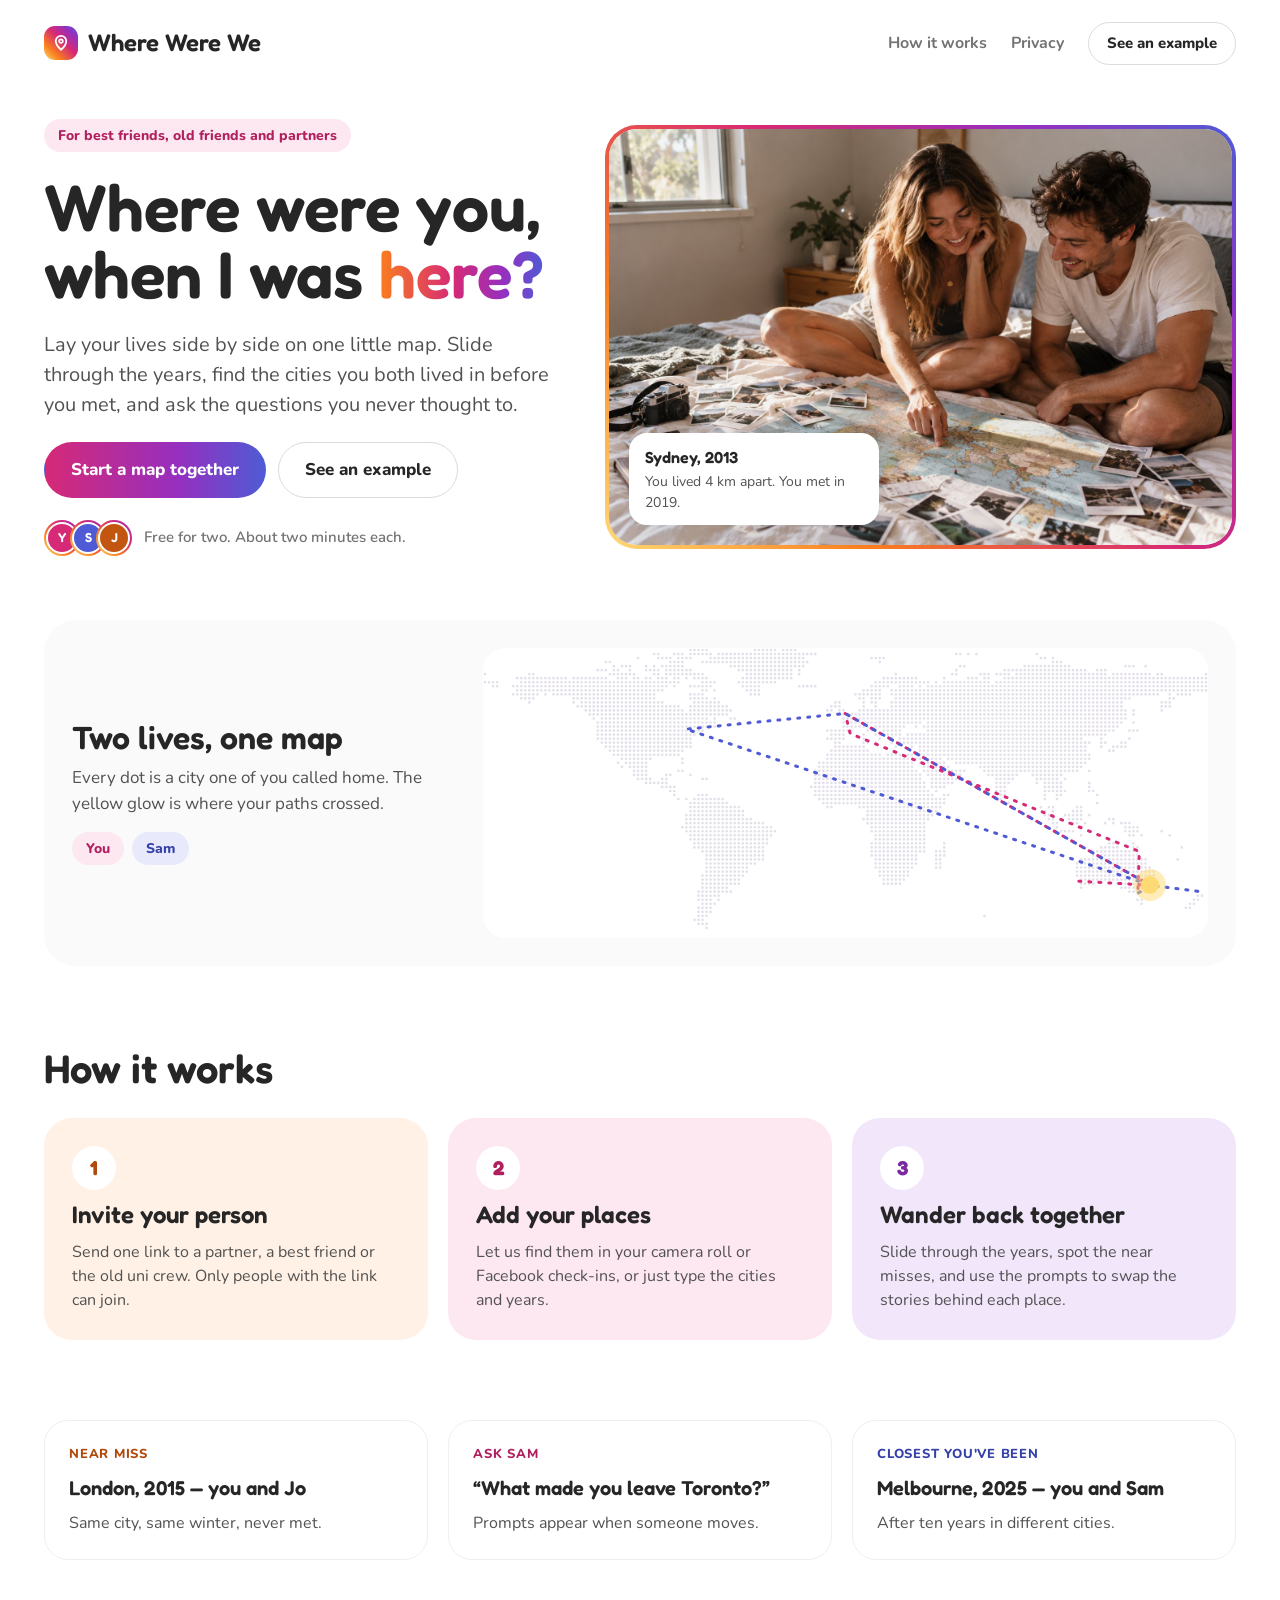
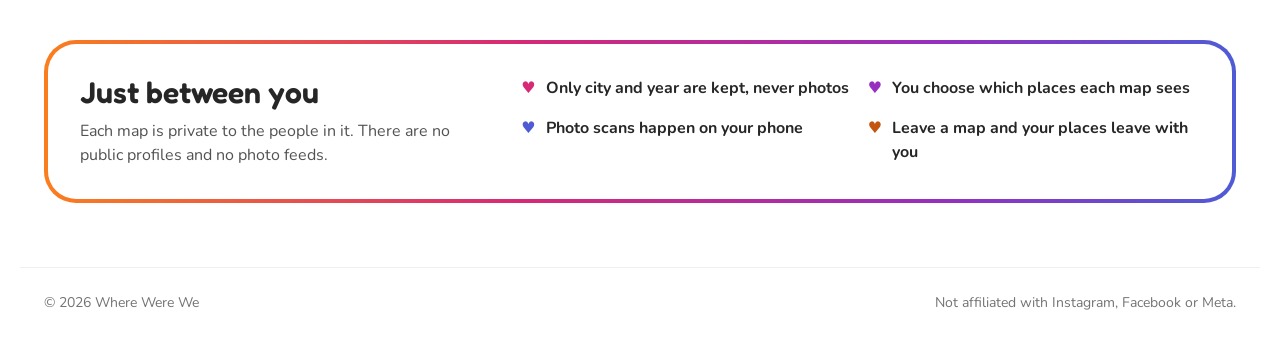
<file: index.html>
<!doctype html>
<html lang="en">
<head>
<meta charset="utf-8">
<meta name="viewport" content="width=device-width, initial-scale=1">
<title>Where Were We — map your lives side by side</title>
<meta name="description" content="A private map for friends and partners. Lay your lives side by side, slide through the years and find the cities you shared before you met.">
<meta property="og:title" content="Where Were We">
<meta property="og:description" content="Where were you, when I was here? A private map for friends and partners.">
<meta property="og:image" content="img/hero.jpg">
<link rel="icon" href="img/favicon.svg" type="image/svg+xml">
<link rel="preconnect" href="https://fonts.googleapis.com">
<link rel="preconnect" href="https://fonts.gstatic.com" crossorigin>
<link href="https://fonts.googleapis.com/css2?family=Fredoka:wght@500;600;700&family=Nunito:wght@400;600;700;800&display=swap" rel="stylesheet">
<link rel="stylesheet" href="css/style.css">
</head>
<body>
<header class="wrap site-header">
  <a class="brand" href="index.html">
    <span class="brand-mark"><svg width="18" height="18" viewBox="0 0 24 24" fill="none" stroke="#fff" stroke-width="2.4" stroke-linecap="round" stroke-linejoin="round" aria-hidden="true"><path d="M12 21s-7-6.2-7-11.5A7 7 0 0 1 19 9.5C19 14.8 12 21 12 21z"/><circle cx="12" cy="9.5" r="2.4"/></svg></span>
    <span class="brand-name">Where Were We</span>
  </a>
  <nav class="nav" aria-label="Main">
    <a href="#how">How it works</a>
    <a href="#privacy">Privacy</a>
    <a class="btn btn-ghost btn-sm" href="map.html">See an example</a>
  </nav>
</header>

<main>
  <section class="wrap hero">
    <div class="hero-copy">
      <span class="pill pill-you" style="align-self:flex-start">For best friends, old friends and partners</span>
      <h1>Where were you, when I was <span class="grad-text">here?</span></h1>
      <p class="lead">Lay your lives side by side on one little map. Slide through the years, find the cities you both lived in before you met, and ask the questions you never thought to.</p>
      <div class="actions">
        <a class="btn btn-primary" href="join.html">Start a map together</a>
        <a class="btn btn-ghost" href="map.html">See an example</a>
      </div>
      <div class="trust">
        <span class="avatars">
          <span class="ring"><span style="background:var(--you)">Y</span></span>
          <span class="ring"><span style="background:var(--sam)">S</span></span>
          <span class="ring"><span style="background:var(--jo)">J</span></span>
        </span>
        Free for two. About two minutes each.
      </div>
    </div>
    <div class="hero-media">
      <div class="hero-frame">
        <img src="img/hero.jpg" width="1536" height="1024" alt="A couple sitting on a sunlit bed, smiling as they point at places on a world map surrounded by polaroid photos" fetchpriority="high">
        <div class="float-card">
          <strong>Sydney, 2013</strong>
          <span>You lived 4 km apart. You met in 2019.</span>
        </div>
      </div>
    </div>
  </section>

  <section class="wrap section">
    <div class="panel">
      <div class="panel-copy">
        <h2>Two lives, one map</h2>
        <p>Every dot is a city one of you called home. The yellow glow is where your paths crossed.</p>
        <div class="pill-row"><span class="pill pill-you">You</span><span class="pill pill-sam">Sam</span></div>
      </div>
      <div class="map">
        <img src="img/world-map.svg" alt="World map with two friends' paths">
        <svg viewBox="0 0 1440 576" preserveAspectRatio="none" aria-hidden="true">
          <polyline class="trail" stroke="#D62976" points="1183,463 1325,471 719,130 729,170 1303,404 1300,487"/>
          <polyline class="trail" stroke="#4F5BD5" points="1419,483 1325,471 403,161 719,130 1325,471 1300,487"/>
        </svg>
        <span class="glow" style="left:92%;top:81.8%"></span>
      </div>
    </div>
  </section>

  <section id="how" class="wrap section-lg">
    <h2 class="section-title">How it works</h2>
    <div class="grid-3">
      <div class="step t-orange"><span class="step-num">1</span><h3>Invite your person</h3><p>Send one link to a partner, a best friend or the old uni crew. Only people with the link can join.</p></div>
      <div class="step t-pink"><span class="step-num">2</span><h3>Add your places</h3><p>Let us find them in your camera roll or Facebook check-ins, or just type the cities and years.</p></div>
      <div class="step t-lilac"><span class="step-num">3</span><h3>Wander back together</h3><p>Slide through the years, spot the near misses, and use the prompts to swap the stories behind each place.</p></div>
    </div>
  </section>

  <section class="wrap section-lg">
    <div class="grid-3">
      <div class="story"><span class="kicker k-orange">Near miss</span><span class="big">London, 2015 — you and Jo</span><p>Same city, same winter, never met.</p></div>
      <div class="story"><span class="kicker k-pink">Ask Sam</span><span class="big">“What made you leave Toronto?”</span><p>Prompts appear when someone moves.</p></div>
      <div class="story"><span class="kicker k-blue">Closest you've been</span><span class="big">Melbourne, 2025 — you and Sam</span><p>After ten years in different cities.</p></div>
    </div>
  </section>

  <section id="privacy" class="wrap section-lg">
    <div class="privacy">
      <div class="privacy-inner">
        <div>
          <h2>Just between you</h2>
          <p>Each map is private to the people in it. There are no public profiles and no photo feeds.</p>
        </div>
        <ul class="privacy-list">
          <li><span class="heart" style="color:var(--pink)">♥</span>Only city and year are kept, never photos</li>
          <li><span class="heart" style="color:var(--purple)">♥</span>You choose which places each map sees</li>
          <li><span class="heart" style="color:var(--blue)">♥</span>Photo scans happen on your phone</li>
          <li><span class="heart" style="color:var(--jo)">♥</span>Leave a map and your places leave with you</li>
        </ul>
      </div>
    </div>
  </section>
</main>

<footer class="wrap site-footer">
  <span>© <span id="yr">2026</span> Where Were We</span>
  <span>Not affiliated with Instagram, Facebook or Meta.</span>
</footer>
<script>document.getElementById('yr').textContent = new Date().getFullYear();</script>
</body>
</html>
</file>
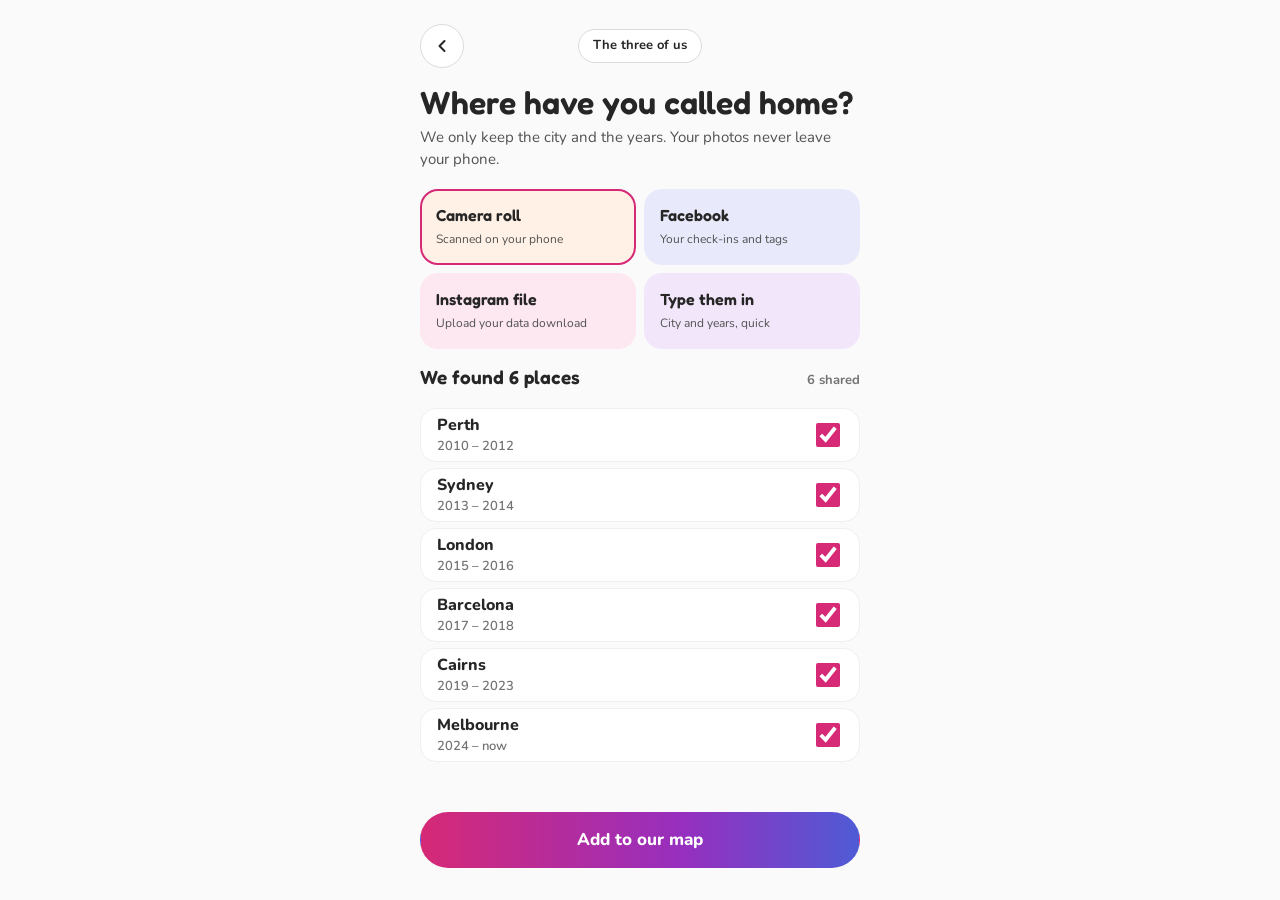
<file: join.html>
<!doctype html>
<html lang="en">
<head>
<meta charset="utf-8">
<meta name="viewport" content="width=device-width, initial-scale=1">
<title>Add your places — Where Were We</title>
<link rel="icon" href="img/favicon.svg" type="image/svg+xml">
<link rel="preconnect" href="https://fonts.googleapis.com">
<link rel="preconnect" href="https://fonts.gstatic.com" crossorigin>
<link href="https://fonts.googleapis.com/css2?family=Fredoka:wght@500;600;700&family=Nunito:wght@400;600;700;800&display=swap" rel="stylesheet">
<link rel="stylesheet" href="css/style.css">
</head>
<body class="join">
<div class="join-shell">
  <div class="join-top">
    <a class="icon-btn" href="map.html" aria-label="Back to the map">
      <svg width="20" height="20" viewBox="0 0 24 24" fill="none" stroke="currentColor" stroke-width="2.4" stroke-linecap="round" stroke-linejoin="round" aria-hidden="true"><path d="M15 18l-6-6 6-6"/></svg>
    </a>
    <span class="group-name" style="font-size:13px;padding:6px 14px">The three of us</span>
    <span style="width:44px"></span>
  </div>

  <div>
    <h1>Where have you called home?</h1>
    <p class="sub">We only keep the city and the years. Your photos never leave your phone.</p>
  </div>

  <div class="sources" role="group" aria-label="Where to find your places">
    <button type="button" class="source" aria-pressed="true" style="--t:#FFF1E5"><b>Camera roll</b><span>Scanned on your phone</span></button>
    <button type="button" class="source" aria-pressed="false" style="--t:#E8EAFB"><b>Facebook</b><span>Your check-ins and tags</span></button>
    <button type="button" class="source" aria-pressed="false" style="--t:#FDE7F1"><b>Instagram file</b><span>Upload your data download</span></button>
    <button type="button" class="source" aria-pressed="false" style="--t:#F1E6FA"><b>Type them in</b><span>City and years, quick</span></button>
  </div>

  <div class="found-head">
    <h2>We found <span id="found">6</span> places</h2>
    <span><span id="shared">6</span> shared</span>
  </div>

  <div class="stays" id="stays"></div>

  <a class="btn btn-primary" href="map.html">Add to our map</a>
</div>

<script>
(function () {
  var stays = [
    ['Perth', '2010 – 2012'], ['Sydney', '2013 – 2014'], ['London', '2015 – 2016'],
    ['Barcelona', '2017 – 2018'], ['Cairns', '2019 – 2023'], ['Melbourne', '2024 – now']
  ];
  var box = document.getElementById('stays');
  function count() {
    var n = box.querySelectorAll('input:checked').length;
    document.getElementById('shared').textContent = n;
  }
  stays.forEach(function (s) {
    var label = document.createElement('label');
    label.className = 'stay';
    label.innerHTML = '<span class="txt"><b></b><span></span></span><input type="checkbox" checked>';
    label.querySelector('b').textContent = s[0];
    label.querySelector('.txt span').textContent = s[1];
    var cb = label.querySelector('input');
    cb.setAttribute('aria-label', 'Share ' + s[0] + ' with the group');
    cb.addEventListener('change', function () { label.classList.toggle('off', !cb.checked); count(); });
    box.appendChild(label);
  });
  document.getElementById('found').textContent = stays.length;
  count();

  var sources = document.querySelectorAll('.source');
  sources.forEach(function (b) {
    b.addEventListener('click', function () {
      sources.forEach(function (o) { o.setAttribute('aria-pressed', o === b ? 'true' : 'false'); });
    });
  });
})();
</script>
</body>
</html>
</file>
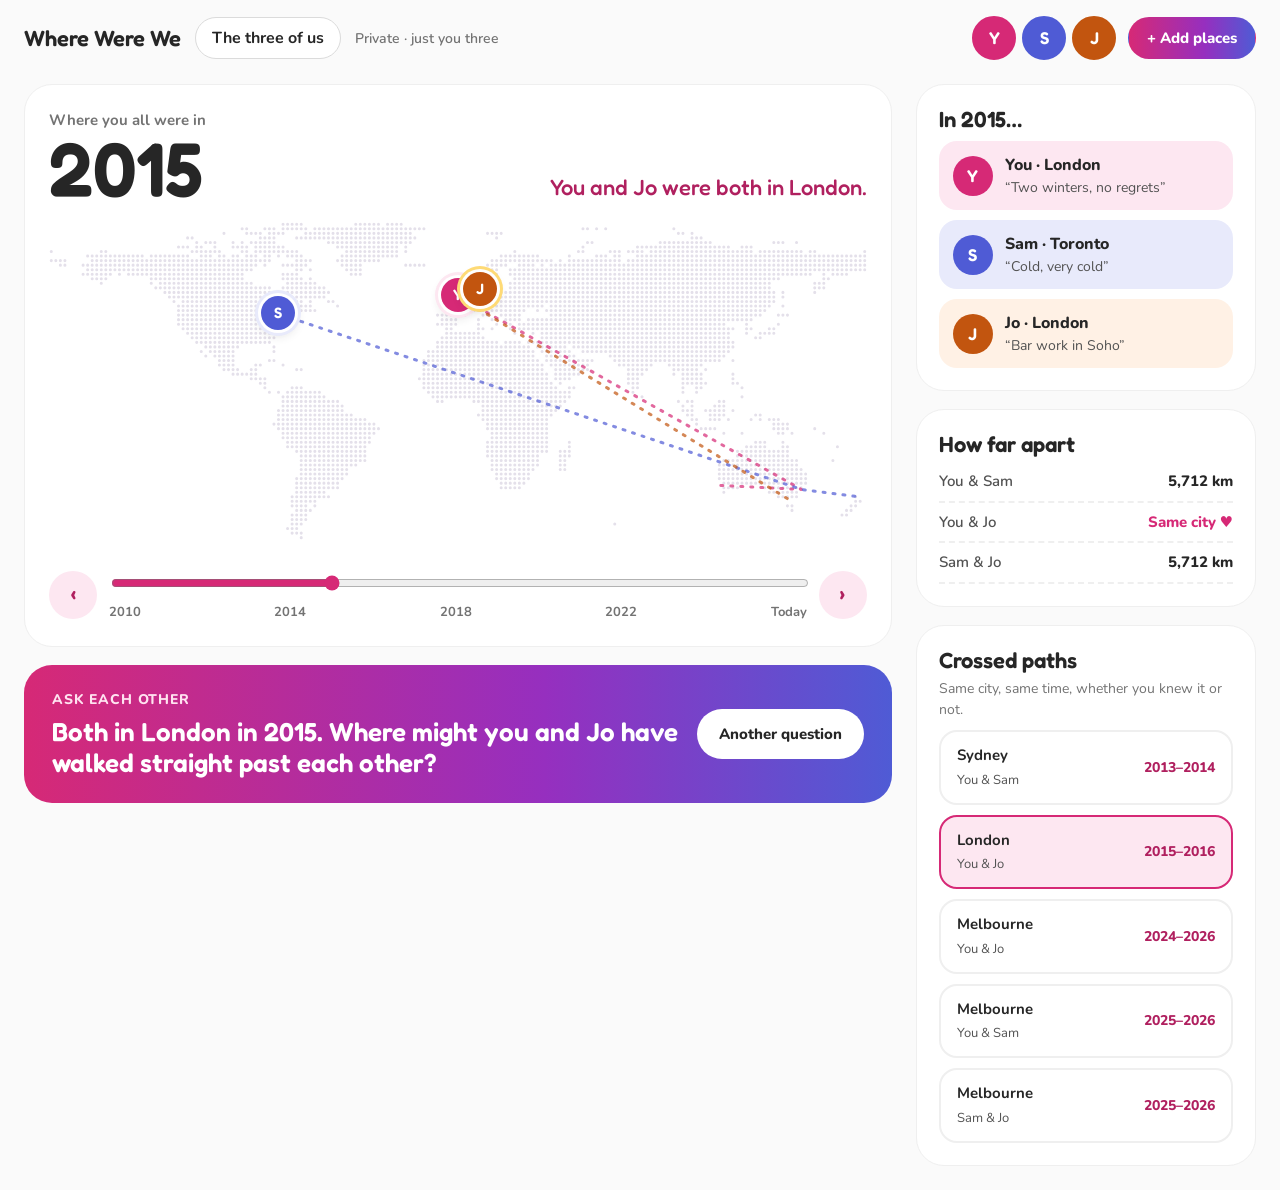
<file: map.html>
<!doctype html>
<html lang="en">
<head>
<meta charset="utf-8">
<meta name="viewport" content="width=device-width, initial-scale=1">
<title>The three of us — Where Were We</title>
<link rel="icon" href="img/favicon.svg" type="image/svg+xml">
<link rel="preconnect" href="https://fonts.googleapis.com">
<link rel="preconnect" href="https://fonts.gstatic.com" crossorigin>
<link href="https://fonts.googleapis.com/css2?family=Fredoka:wght@500;600;700&family=Nunito:wght@400;600;700;800&display=swap" rel="stylesheet">
<link rel="stylesheet" href="css/style.css">
</head>
<body class="app">
<header class="app-header">
  <div class="left">
    <a class="brand" href="index.html"><span class="brand-name" style="font-size:22px">Where Were We</span></a>
    <span class="group-name">The three of us</span>
    <span class="group-meta">Private · just you three</span>
  </div>
  <div class="right">
    <div class="members" id="members" role="group" aria-label="Show or hide people"></div>
    <a class="btn btn-primary btn-sm" href="join.html">+ Add places</a>
  </div>
</header>

<div class="app-body">
  <main class="app-main">
    <div class="card card-lg">
      <div class="year-head">
        <div>
          <span class="label">Where you all were in</span>
          <span class="year-big" id="yearBig">2015</span>
        </div>
        <p class="headline" id="headline" aria-live="polite"></p>
      </div>

      <div class="map" id="map">
        <img src="img/world-map.svg" alt="World map with each friend's path">
        <svg viewBox="0 0 1440 576" preserveAspectRatio="none" aria-hidden="true" id="trails"></svg>
      </div>

      <div class="slider">
        <button class="step-btn" id="prev" type="button" aria-label="Previous year">‹</button>
        <div class="slider-track">
          <label for="year" class="sr-only">Year</label>
          <input id="year" type="range" min="2010" max="2026" step="1" value="2015">
          <div class="ticks" aria-hidden="true"><span>2010</span><span>2014</span><span>2018</span><span>2022</span><span>Today</span></div>
        </div>
        <button class="step-btn" id="next" type="button" aria-label="Next year">›</button>
      </div>
    </div>

    <section class="ask" aria-live="polite">
      <div>
        <span class="kicker">Ask each other</span>
        <span class="q" id="prompt"></span>
      </div>
      <button type="button" id="shuffle">Another question</button>
    </section>
  </main>

  <aside class="app-side">
    <section class="card">
      <h2>In <span id="yearSmall">2015</span>…</h2>
      <div class="list" id="now"></div>
    </section>
    <section class="card">
      <h2>How far apart</h2>
      <div id="pairs" style="margin-top:6px"></div>
    </section>
    <section class="card">
      <h2>Crossed paths</h2>
      <p class="hint">Same city, same time, whether you knew it or not.</p>
      <div class="list" id="crossings"></div>
    </section>
  </aside>
</div>

<script src="js/data.js"></script>
<script src="js/map.js"></script>
</body>
</html>
</file>
<file: css/style.css>
/* Where Were We — shared styles */
:root {
  --ink: #262626;
  --ink-2: #525252;
  --muted: #737373;
  --line: #EFEFEF;
  --line-2: #DBDBDB;
  --bg: #FFFFFF;
  --bg-soft: #FAFAFA;

  --yellow: #FEDA75;
  --orange: #FA7E1E;
  --pink: #D62976;
  --purple: #962FBF;
  --blue: #4F5BD5;

  --you: #D62976;  --you-tint: #FDE7F1;  --you-text: #B0205F;
  --sam: #4F5BD5;  --sam-tint: #E8EAFB;  --sam-text: #3540A8;
  --jo: #C2550F;   --jo-tint: #FFF1E5;   --jo-text: #B04A0C;
  --lilac-tint: #F1E6FA; --lilac-text: #7A2A9E;

  --grad: linear-gradient(45deg, #FEDA75, #FA7E1E 25%, #D62976 55%, #962FBF 80%, #4F5BD5);
  --grad-btn: linear-gradient(90deg, #D62976, #962FBF 60%, #4F5BD5);
  --grad-ring: linear-gradient(45deg, #FEDA75, #FA7E1E, #D62976, #962FBF);

  --display: 'Fredoka', system-ui, sans-serif;
  --body: 'Nunito', system-ui, sans-serif;
}

* { box-sizing: border-box; }
html { -webkit-text-size-adjust: 100%; }
body { margin: 0; background: var(--bg); color: var(--ink); font-family: var(--body); line-height: 1.5; }
img { max-width: 100%; display: block; }
a { color: var(--you-text); }
a:hover { color: #7A1542; }
h1, h2, h3 { font-family: var(--display); font-weight: 600; line-height: 1.1; margin: 0; }
p { margin: 0; }
button { font: inherit; }
:focus-visible { outline: 3px solid var(--purple); outline-offset: 3px; border-radius: 8px; }
.sr-only { position: absolute; width: 1px; height: 1px; overflow: hidden; clip: rect(0 0 0 0); white-space: nowrap; }

.wrap { max-width: 1240px; margin: 0 auto; padding: 0 24px; }

/* Header */
.site-header { display: flex; flex-wrap: wrap; gap: 16px; align-items: center; justify-content: space-between; padding-block: 22px; }
.brand { display: flex; align-items: center; gap: 10px; color: var(--ink); text-decoration: none; }
.brand-mark { width: 34px; height: 34px; border-radius: 11px; background: var(--grad); display: grid; place-items: center; flex: none; }
.brand-name { font-family: var(--display); font-size: 24px; font-weight: 600; }
.nav { display: flex; flex-wrap: wrap; gap: 24px; align-items: center; font-weight: 700; }
.nav a { color: var(--muted); text-decoration: none; }
.nav a:hover { color: var(--ink); }

/* Buttons */
.btn { display: inline-flex; align-items: center; justify-content: center; gap: 8px; min-height: 48px; padding: 14px 26px; border-radius: 999px; font-weight: 800; font-size: 17px; text-decoration: none; border: 1px solid transparent; cursor: pointer; }
.btn-primary { background: var(--grad-btn); color: #fff; }
.btn-primary:hover { color: #fff; filter: brightness(1.06); }
.btn-ghost { background: #fff; color: var(--ink); border-color: var(--line-2); }
.btn-ghost:hover { color: var(--ink); background: var(--bg-soft); }
.btn-sm { min-height: 40px; padding: 9px 18px; font-size: 15px; }
.nav .btn-ghost { color: var(--ink); }

/* Pills & avatars */
.pill { display: inline-flex; align-items: center; border-radius: 999px; padding: 6px 14px; font-weight: 800; font-size: 14px; }
.pill-you { background: var(--you-tint); color: var(--you-text); }
.pill-sam { background: var(--sam-tint); color: var(--sam-text); }
.ring { width: 36px; height: 36px; border-radius: 999px; padding: 2px; background: var(--grad-ring); display: inline-flex; flex: none; }
.ring > span { flex: 1; border-radius: 999px; border: 2px solid #fff; color: #fff; font-family: var(--display); font-weight: 600; font-size: 13px; display: grid; place-items: center; }
.ring + .ring { margin-left: -10px; }

/* Hero */
.hero { display: flex; flex-wrap: wrap; gap: 48px; align-items: center; padding-block: 32px 40px; }
.hero-copy { flex: 1 1 420px; min-width: 0; display: flex; flex-direction: column; gap: 22px; }
.hero h1 { font-size: clamp(42px, 6vw, 66px); line-height: 1.02; }
.grad-text { background: linear-gradient(90deg, #FA7E1E, #D62976 45%, #962FBF 75%, #4F5BD5); -webkit-background-clip: text; background-clip: text; color: transparent; }
.lead { font-size: 20px; color: var(--ink-2); max-width: 520px; }
.actions { display: flex; flex-wrap: wrap; gap: 12px; }
.trust { display: flex; align-items: center; gap: 12px; color: var(--muted); font-weight: 600; font-size: 15px; }
.trust .avatars { display: flex; }
.hero-media { flex: 1.2 1 520px; min-width: 0; border-radius: 32px; padding: 4px; background: var(--grad); }
.hero-frame { position: relative; aspect-ratio: 3 / 2; border-radius: 28px; overflow: hidden; background: var(--bg-soft); }
.hero-frame img { position: absolute; inset: 0; width: 100%; height: 100%; object-fit: cover; }
.float-card { position: absolute; left: 20px; bottom: 20px; background: #fff; border-radius: 18px; padding: 12px 16px; box-shadow: 0 8px 24px rgba(38,38,38,.14); max-width: 250px; display: flex; flex-direction: column; gap: 2px; }
.float-card strong { font-family: var(--display); font-weight: 600; font-size: 16px; }
.float-card span { font-size: 14px; color: var(--ink-2); }

/* Sections */
.section { padding-block: 24px; }
.section-lg { padding-block: 56px 24px; }
.section-title { font-size: clamp(30px, 4vw, 40px); margin-bottom: 28px; }
.panel { background: var(--bg-soft); border-radius: 32px; padding: 28px; display: flex; flex-wrap: wrap; gap: 28px; align-items: center; }
.panel-copy { flex: 1 1 280px; display: flex; flex-direction: column; gap: 10px; }
.panel-copy h2 { font-size: 32px; }
.panel-copy p { color: var(--ink-2); font-size: 17px; }
.pill-row { display: flex; gap: 8px; margin-top: 6px; }

/* Map canvas (shared) */
.map { position: relative; width: 100%; aspect-ratio: 2.5 / 1; background: #fff; border-radius: 22px; overflow: hidden; }
.map > img, .map > svg { position: absolute; inset: 0; width: 100%; height: 100%; }
.map > svg { pointer-events: none; }
.panel .map { flex: 2 1 520px; min-width: 0; }
.trail { fill: none; stroke-width: 3; stroke-dasharray: 2 8; stroke-linecap: round; stroke-linejoin: round; vector-effect: non-scaling-stroke; }
.glow { position: absolute; transform: translate(-50%, -50%); width: 18px; height: 18px; border-radius: 999px; background: var(--yellow); box-shadow: 0 0 0 7px rgba(254,218,117,.5); }
.pin { position: absolute; width: 34px; height: 34px; border-radius: 999px; color: #fff; display: grid; place-items: center; font-family: var(--display); font-weight: 600; font-size: 15px; box-shadow: 0 0 0 3px #fff, 0 0 0 6px var(--pin-ring, #fff), 0 4px 12px rgba(38,38,38,.2); transition: left .45s ease, top .45s ease; }

/* Cards */
.grid-3 { display: grid; grid-template-columns: repeat(auto-fit, minmax(240px, 1fr)); gap: 20px; }
.step { border-radius: 28px; padding: 28px; display: flex; flex-direction: column; gap: 12px; }
.step h3 { font-size: 24px; }
.step p { color: var(--ink-2); }
.step-num { width: 44px; height: 44px; border-radius: 999px; background: #fff; display: grid; place-items: center; font-family: var(--display); font-weight: 700; font-size: 20px; }
.t-orange { background: var(--jo-tint); } .t-orange .step-num { color: var(--jo-text); }
.t-pink { background: var(--you-tint); } .t-pink .step-num { color: var(--you-text); }
.t-lilac { background: var(--lilac-tint); } .t-lilac .step-num { color: var(--lilac-text); }

.story { background: #fff; border: 1px solid var(--line); border-radius: 24px; padding: 24px; display: flex; flex-direction: column; gap: 8px; }
.story .kicker { font-size: 13px; font-weight: 800; text-transform: uppercase; letter-spacing: .06em; }
.story .big { font-family: var(--display); font-size: 20px; font-weight: 600; }
.story p { color: var(--ink-2); }
.k-orange { color: var(--jo-text); } .k-pink { color: var(--you-text); } .k-blue { color: var(--sam-text); }

.privacy { border-radius: 32px; padding: 4px; background: linear-gradient(90deg, #FA7E1E, #D62976 40%, #962FBF 75%, #4F5BD5); }
.privacy-inner { background: #fff; border-radius: 28px; padding: 32px; display: flex; flex-wrap: wrap; gap: 32px; }
.privacy-inner > div { flex: 1 1 280px; display: flex; flex-direction: column; gap: 10px; }
.privacy-inner h2 { font-size: 30px; }
.privacy-inner p { color: var(--ink-2); }
.privacy-list { flex: 2 1 420px; margin: 0; padding: 0; list-style: none; display: grid; grid-template-columns: repeat(auto-fit, minmax(220px, 1fr)); gap: 14px; font-weight: 700; }
.privacy-list li { display: flex; gap: 10px; }
.heart { flex: none; }

.site-footer { border-top: 1px solid var(--line); display: flex; flex-wrap: wrap; justify-content: space-between; gap: 12px; padding-block: 24px; font-size: 14px; color: var(--muted); margin-top: 40px; }

/* ---------- Map page ---------- */
body.app { background: var(--bg-soft); min-height: 100vh; }
.app-header { display: flex; flex-wrap: wrap; gap: 16px; align-items: center; justify-content: space-between; padding: 16px 24px; }
.app-header .left { display: flex; align-items: center; gap: 14px; flex-wrap: wrap; }
.group-name { background: #fff; border: 1px solid var(--line-2); border-radius: 999px; padding: 8px 16px; font-weight: 700; }
.group-meta { font-size: 14px; color: var(--muted); font-weight: 600; }
.app-header .right { display: flex; align-items: center; gap: 12px; flex-wrap: wrap; }
.members { display: flex; gap: 6px; }
.member { width: 44px; height: 44px; border-radius: 999px; border: 3px solid var(--c); background: var(--c); color: #fff; font-family: var(--display); font-weight: 600; font-size: 17px; cursor: pointer; }
.member[aria-pressed="false"] { background: #fff; color: var(--c); }

.app-body { display: flex; flex-wrap: wrap; gap: 24px; padding: 8px 24px 24px; }
.app-main { flex: 999 1 640px; min-width: 0; display: flex; flex-direction: column; gap: 18px; }
.app-side { flex: 1 1 340px; max-width: 100%; display: flex; flex-direction: column; gap: 18px; }
.card { background: #fff; border: 1px solid var(--line); border-radius: 28px; padding: 22px; }
.card-lg { padding: 24px; display: flex; flex-direction: column; gap: 18px; }
.card h2 { font-size: 22px; }

.year-head { display: flex; align-items: flex-end; justify-content: space-between; gap: 16px; flex-wrap: wrap; }
.year-head .label { font-size: 15px; color: var(--muted); font-weight: 700; display: block; }
.year-big { font-family: var(--display); font-size: clamp(56px, 8vw, 76px); line-height: .95; font-weight: 600; }
.headline { font-family: var(--display); font-size: 22px; font-weight: 500; color: var(--you-text); max-width: 460px; text-align: right; }

.slider { display: flex; align-items: center; gap: 12px; }
.step-btn { width: 48px; height: 48px; flex: none; border-radius: 999px; border: none; background: var(--you-tint); color: var(--you-text); font-size: 22px; font-weight: 800; cursor: pointer; }
.slider-track { flex: 1; min-width: 0; display: flex; flex-direction: column; gap: 4px; }
.slider input[type=range] { width: 100%; height: 28px; accent-color: var(--pink); }
.ticks { display: flex; justify-content: space-between; font-size: 13px; font-weight: 700; color: var(--muted); }

.ask { background: var(--grad-btn); border-radius: 28px; padding: 24px 28px; display: flex; flex-wrap: wrap; gap: 16px; align-items: center; justify-content: space-between; }
.ask > div { display: flex; flex-direction: column; gap: 6px; flex: 1 1 360px; min-width: 0; }
.ask .kicker { font-size: 14px; font-weight: 800; color: #FFE3F0; text-transform: uppercase; letter-spacing: .06em; }
.ask .q { font-family: var(--display); font-size: 26px; line-height: 1.2; font-weight: 600; color: #fff; }
.ask button { background: #fff; color: var(--ink); border: none; border-radius: 999px; padding: 14px 22px; font-weight: 800; font-size: 15px; cursor: pointer; }

.list { display: flex; flex-direction: column; gap: 10px; margin-top: 10px; }
.now-row { display: flex; align-items: center; gap: 12px; border-radius: 18px; padding: 12px 14px; }
.now-row .avatar { width: 40px; height: 40px; flex: none; border-radius: 999px; color: #fff; display: grid; place-items: center; font-family: var(--display); font-weight: 600; font-size: 17px; }
.now-row .txt { display: flex; flex-direction: column; min-width: 0; }
.now-row .txt b { font-weight: 800; }
.now-row .txt span { font-size: 14px; color: var(--ink-2); }
.dist-row { display: flex; justify-content: space-between; gap: 12px; padding: 8px 0; border-bottom: 2px dashed var(--line); font-size: 15px; }
.dist-row span:first-child { color: var(--ink-2); font-weight: 600; }
.dist-row span:last-child { font-weight: 800; }
.dist-row.same span:last-child { color: var(--pink); }
.hint { font-size: 14px; color: var(--muted); margin-top: 6px; }
.cross { display: flex; justify-content: space-between; align-items: center; gap: 12px; width: 100%; padding: 12px 16px; border-radius: 18px; cursor: pointer; color: var(--ink); min-height: 56px; border: 2px solid var(--line); background: #fff; text-align: left; }
.cross.on { border-color: var(--pink); background: var(--you-tint); }
.cross b { display: block; font-size: 15px; }
.cross small { font-size: 13px; color: var(--ink-2); }
.cross .yrs { font-weight: 800; font-size: 14px; color: var(--you-text); white-space: nowrap; }

/* ---------- Join page ---------- */
body.join { background: var(--bg-soft); }
.join-shell { max-width: 480px; margin: 0 auto; padding: 24px 20px 32px; display: flex; flex-direction: column; gap: 18px; min-height: 100vh; }
.join-top { display: flex; align-items: center; justify-content: space-between; }
.icon-btn { width: 44px; height: 44px; border-radius: 999px; background: #fff; border: 1px solid var(--line-2); display: grid; place-items: center; color: var(--ink); }
.join h1 { font-size: 32px; line-height: 1.05; }
.join .sub { font-size: 15px; color: var(--ink-2); margin-top: 6px; }
.sources { display: grid; grid-template-columns: repeat(2, minmax(0, 1fr)); gap: 8px; }
.source { display: flex; flex-direction: column; align-items: flex-start; gap: 4px; padding: 12px 14px; min-height: 76px; border-radius: 18px; cursor: pointer; color: var(--ink); text-align: left; border: 2px solid transparent; background: var(--t); }
.source[aria-pressed="true"] { border-color: var(--pink); }
.source b { font-family: var(--display); font-size: 16px; font-weight: 600; }
.source span { font-size: 12px; color: var(--ink-2); line-height: 1.35; }
.found-head { display: flex; justify-content: space-between; align-items: baseline; }
.found-head h2 { font-size: 19px; }
.found-head > span { font-size: 13px; color: var(--muted); font-weight: 700; }
.stays { display: flex; flex-direction: column; gap: 6px; flex: 1; }
.stay { display: flex; align-items: center; gap: 12px; background: #fff; border: 1px solid var(--line); border-radius: 16px; padding: 0 16px; min-height: 54px; cursor: pointer; }
.stay .txt { flex: 1; display: flex; flex-direction: column; }
.stay .txt b { font-size: 16px; font-weight: 800; }
.stay .txt span { font-size: 13px; font-weight: 600; color: var(--muted); }
.stay.off .txt b { color: #8E8E8E; }
.stay input { width: 24px; height: 24px; accent-color: var(--pink); }
.join .btn-primary { width: 100%; min-height: 56px; }

@media (max-width: 640px) {
  .headline { text-align: left; }
  .nav { gap: 16px; }
  .nav a:not(.btn) { display: none; }
  .app-body { padding: 8px 16px 16px; }
  .app-header { padding: 16px; }
  .wrap { padding: 0 16px; }
  .pin { width: 26px; height: 26px; font-size: 12px; }
}
@media (prefers-reduced-motion: reduce) { .pin { transition: none; } }
</file>
